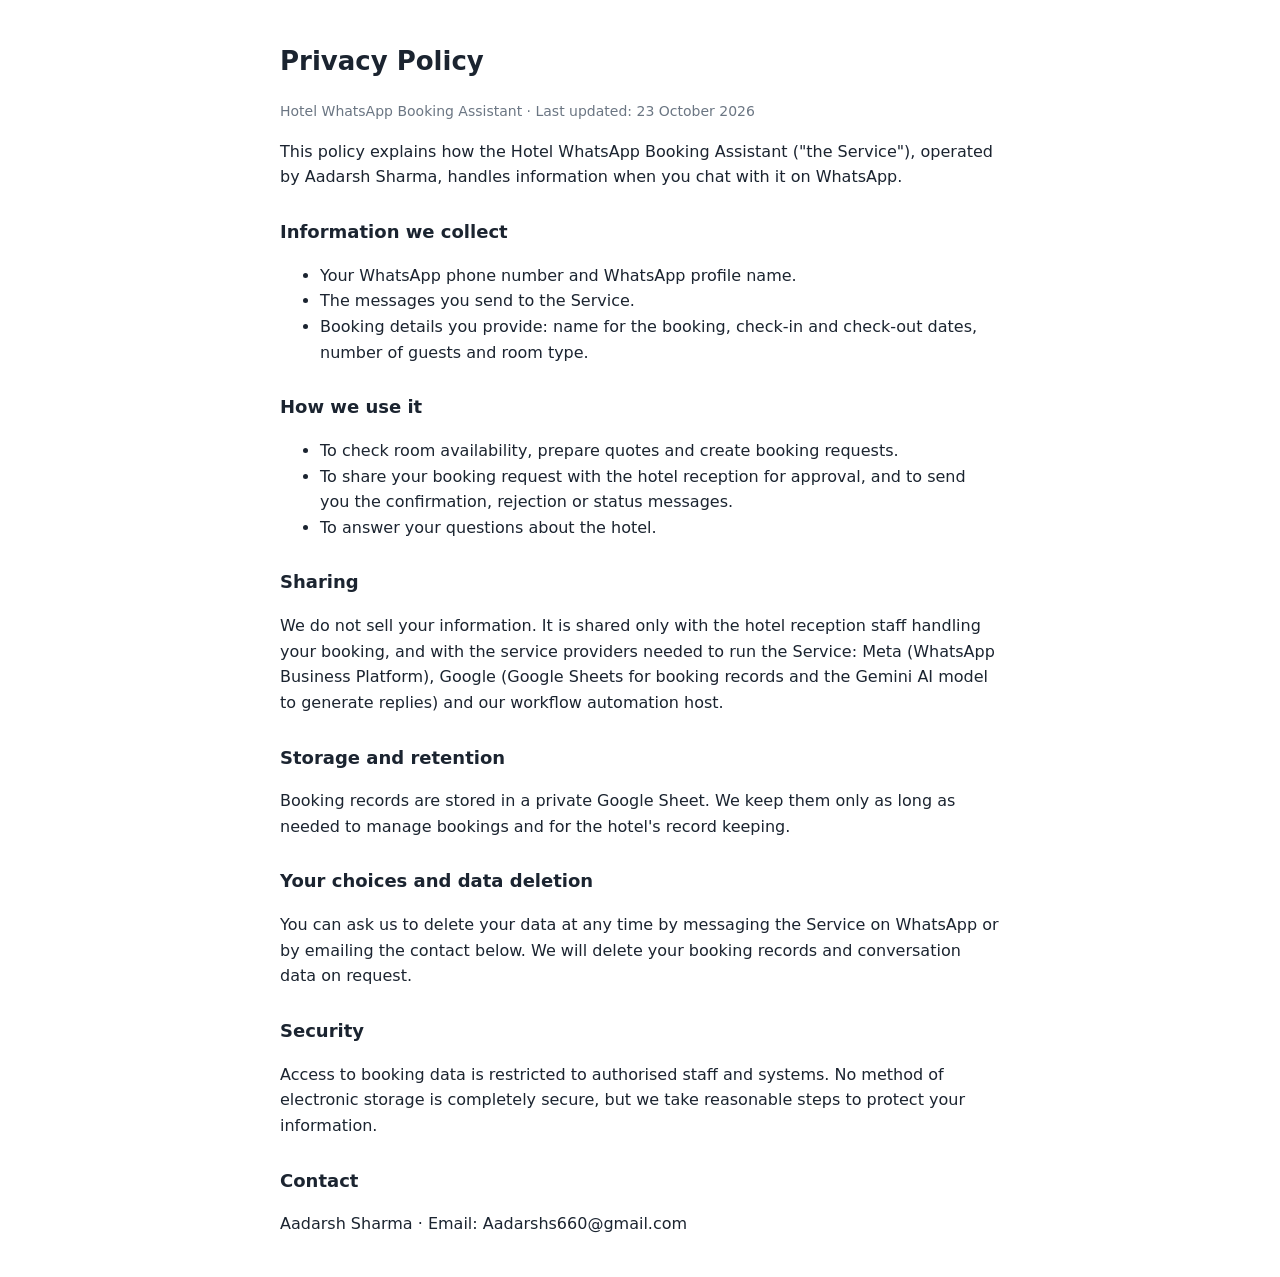
<file: privacy.html>
<!doctype html>
<html lang="en">
<head>
<meta charset="utf-8">
<meta name="viewport" content="width=device-width,initial-scale=1">
<title>Privacy Policy - Hotel WhatsApp Booking Assistant</title>
<style>
  body{font-family:system-ui,-apple-system,Segoe UI,Roboto,sans-serif;max-width:720px;margin:0 auto;padding:24px 16px;line-height:1.6;color:#1b2430}
  h1{font-size:26px} h2{font-size:18px;margin-top:28px}
  .meta{color:#6b7683;font-size:14px}
</style>
</head>
<body>
<h1>Privacy Policy</h1>
<p class="meta">Hotel WhatsApp Booking Assistant &middot; Last updated: 23 October 2026</p>

<p>This policy explains how the Hotel WhatsApp Booking Assistant ("the Service"), operated by Aadarsh Sharma, handles information when you chat with it on WhatsApp.</p>

<h2>Information we collect</h2>
<ul>
  <li>Your WhatsApp phone number and WhatsApp profile name.</li>
  <li>The messages you send to the Service.</li>
  <li>Booking details you provide: name for the booking, check-in and check-out dates, number of guests and room type.</li>
</ul>

<h2>How we use it</h2>
<ul>
  <li>To check room availability, prepare quotes and create booking requests.</li>
  <li>To share your booking request with the hotel reception for approval, and to send you the confirmation, rejection or status messages.</li>
  <li>To answer your questions about the hotel.</li>
</ul>

<h2>Sharing</h2>
<p>We do not sell your information. It is shared only with the hotel reception staff handling your booking, and with the service providers needed to run the Service: Meta (WhatsApp Business Platform), Google (Google Sheets for booking records and the Gemini AI model to generate replies) and our workflow automation host.</p>

<h2>Storage and retention</h2>
<p>Booking records are stored in a private Google Sheet. We keep them only as long as needed to manage bookings and for the hotel's record keeping.</p>

<h2>Your choices and data deletion</h2>
<p>You can ask us to delete your data at any time by messaging the Service on WhatsApp or by emailing the contact below. We will delete your booking records and conversation data on request.</p>

<h2>Security</h2>
<p>Access to booking data is restricted to authorised staff and systems. No method of electronic storage is completely secure, but we take reasonable steps to protect your information.</p>

<h2>Contact</h2>
<p>Aadarsh Sharma &middot; Email: Aadarshs660@gmail.com </p>
</body>
</html>
</file>
